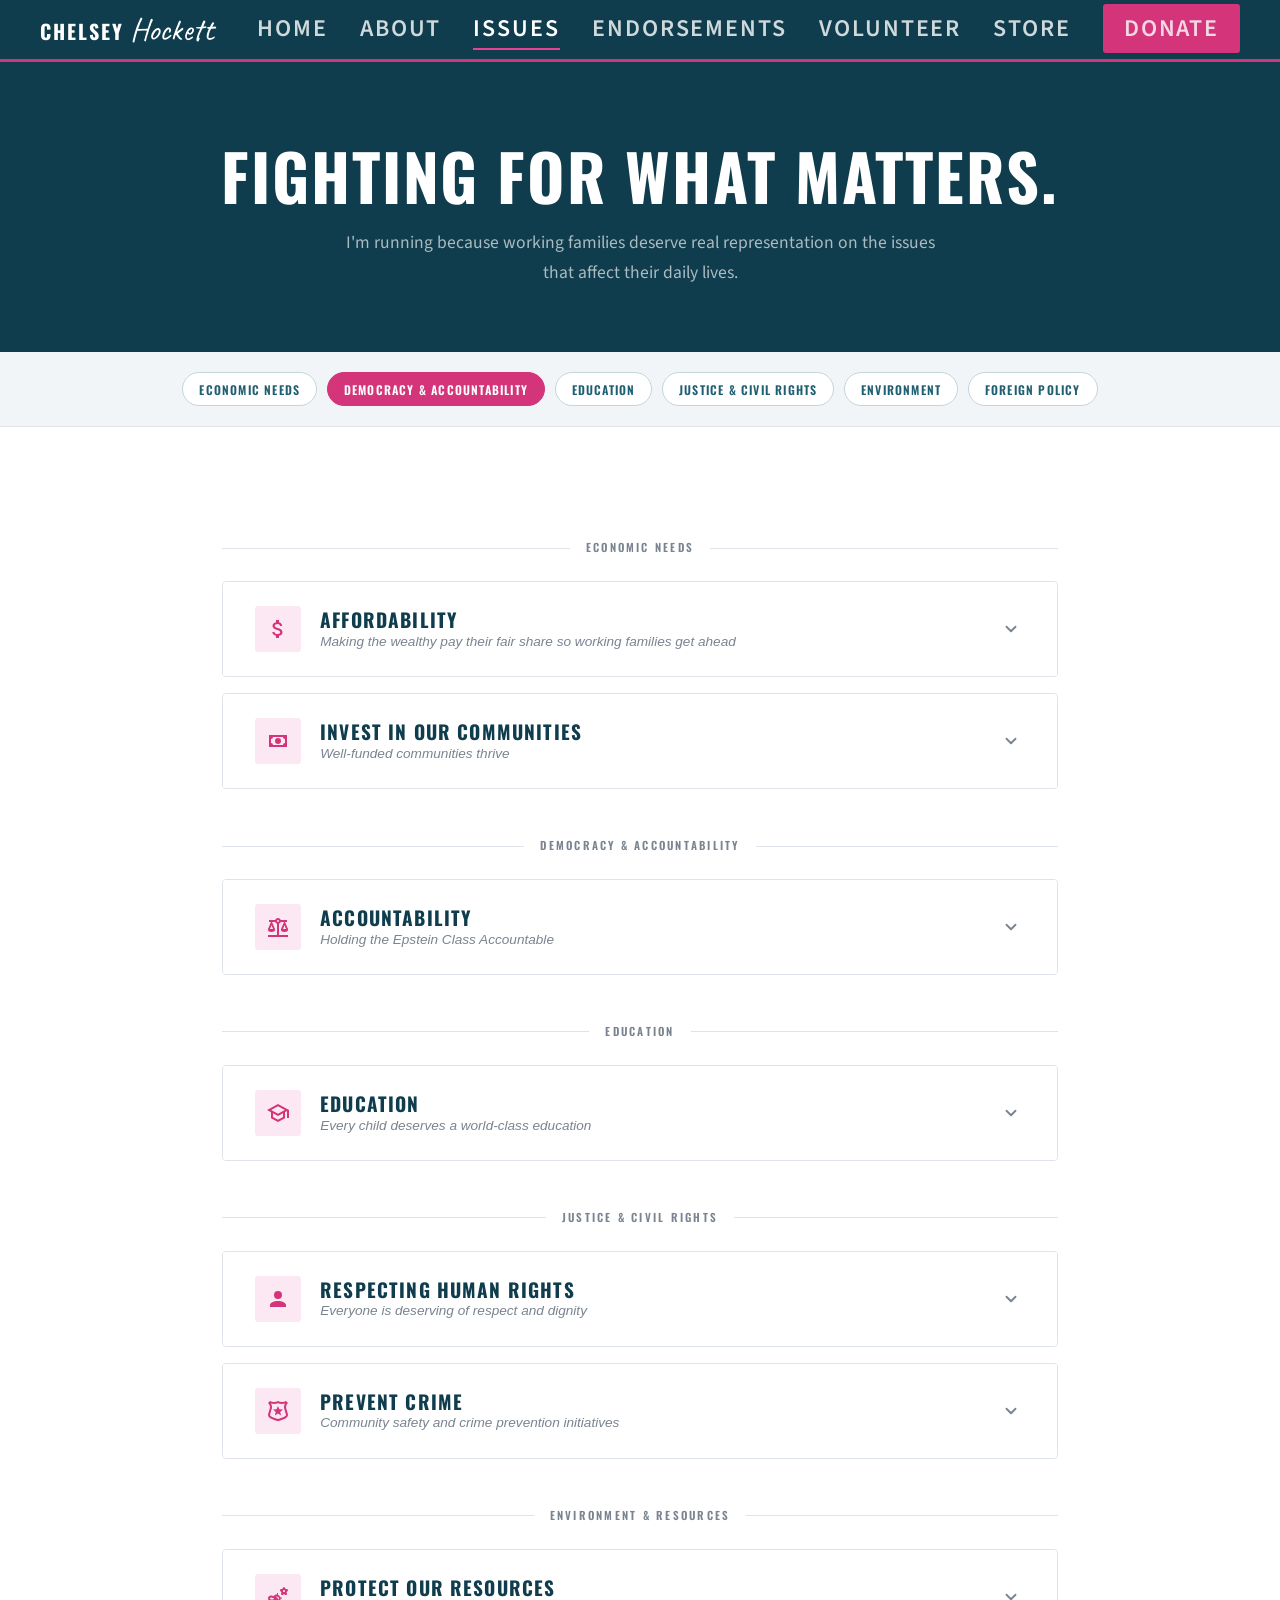
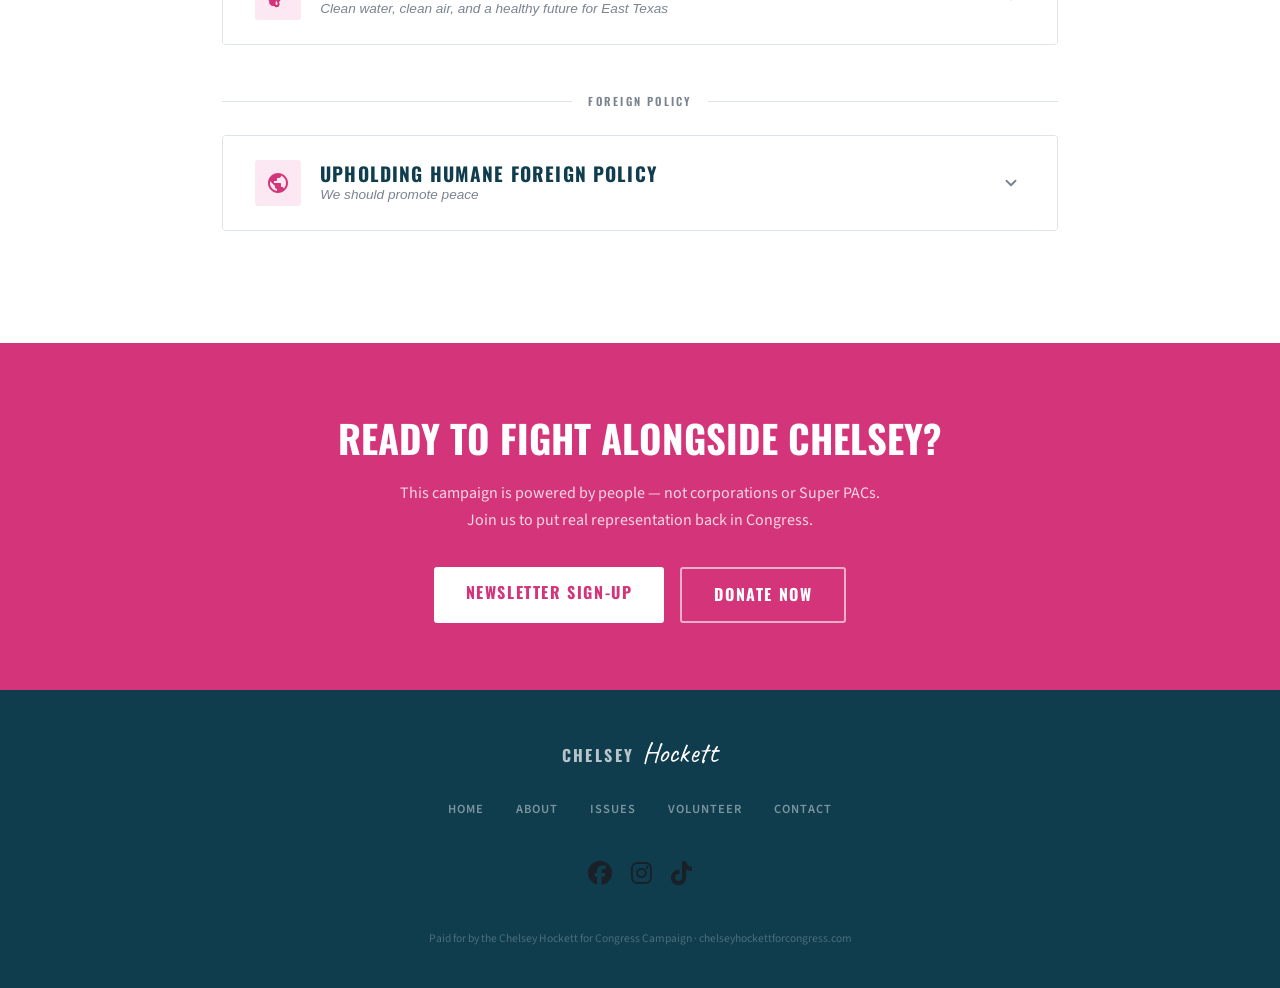
<file: issues.html>
<!doctype html>
<html lang="en">

<head>
  <!-- Google tag (gtag.js) -->
  <script async src="https://www.googletagmanager.com/gtag/js?id=G-4K5XQN76HF"></script>
  <script>
    window.dataLayer = window.dataLayer || [];
    function gtag() { dataLayer.push(arguments); }
    gtag('js', new Date());

    gtag('config', 'G-4K5XQN76HF');
  </script>
  <meta charset="UTF-8" />
  <meta name="viewport" content="width=device-width, initial-scale=1.0" />
  <title>Issues - Chelsey Hockett for Congress</title>
  <link rel="icon" href="images/logo.svg" type="image/svg+xml" />
  <link
    href="https://fonts.googleapis.com/css2?family=Oswald:wght@400;600;700&family=Satisfy&family=Source+Sans+3:wght@400;600&display=swap"
    rel="stylesheet" />
  <link
    href="https://fonts.googleapis.com/css2?family=Caveat:wght@400..700&family=Oswald:wght@400;600;700&family=Satisfy&family=Source+Sans+3:wght@400;600&display=swap"
    rel="stylesheet" />
  <link rel="stylesheet" href="https://cdnjs.cloudflare.com/ajax/libs/font-awesome/6.5.0/css/all.min.css" />
  <link rel="stylesheet" href="css/style.css" />
</head>

<body>
  <!-- NAV -->
  <nav>
    <div class="nav-logo">
      <span class="nav-logo-bold">Chelsey</span>
      <span class="nav-logo-script">Hockett</span>
    </div>
    <button class="nav-toggle" aria-label="Toggle navigation" onclick="
          this.classList.toggle('open');
          document.querySelector('.nav-links').classList.toggle('open');
        ">
      <span></span><span></span><span></span>
    </button>
    <ul class="nav-links">
      <li><a href="index.html">Home</a></li>
      <li><a href="about.html">About</a></li>
      <li><a href="issues.html" class="active">Issues</a></li>
      <li><a href="index.html#endorsements">Endorsements</a></li>
      <!--<li><a href="blog.html">Blog</a></li>-->
      <li><a href="volunteer.html">Volunteer</a></li>
      <li><a href="store.html">Store</a></li>
      <li><a href="https://secure.actblue.com/donate/chelseyhockettforcongress" class="nav-donate">Donate</a></li>
    </ul>
  </nav>

  <!-- HERO -->
  <section class="page-hero">
    <h1>Fighting for What Matters.</h1>
    <p class="page-hero-sub">
      I'm running because working families deserve real representation on
      the issues that affect their daily lives.
    </p>
  </section>

  <!-- ISSUE NAV PILLS -->
  <div class="issue-nav">
    <a href="#affordability" class="issue-pill">Economic Needs</a>
    <a href="#democracy-accountability" class="issue-pill active">Democracy & Accountability</a>
    <a href="#education" class="issue-pill">Education</a>
    <a href="#justice" class="issue-pill">Justice & Civil Rights</a>
    <a href="#environment" class="issue-pill">Environment</a>
    <a href="#foreign-policy" class="issue-pill">Foreign Policy</a>
  </div>

  <!-- ISSUES ACCORDION -->
  <div class="issues-content">
    <!-- ECONOMIC NEEDS -->
    <div class="section-divider" id="affordability">
      <div class="section-divider-line"></div>
      <span class="section-divider-label">Economic Needs</span>
      <div class="section-divider-line"></div>
    </div>

    <!-- Affordability -->
    <div class="issue-section">
      <button class="issue-header" onclick="toggleIssue(this)">
        <div class="issue-icon-box">
          <svg viewBox="0 0 24 24">
            <path
              d="M11.8 10.9c-2.27-.59-3-1.2-3-2.15 0-1.09 1.01-1.85 2.7-1.85 1.78 0 2.44.85 2.5 2.1h2.21c-.07-1.72-1.12-3.3-3.21-3.81V3h-3v2.16c-1.94.42-3.5 1.68-3.5 3.61 0 2.31 1.91 3.46 4.7 4.13 2.5.6 3 1.48 3 2.41 0 .69-.49 1.79-2.7 1.79-2.06 0-2.87-.92-2.98-2.1h-2.2c.12 2.19 1.76 3.42 3.68 3.83V21h3v-2.15c1.95-.37 3.5-1.5 3.5-3.55 0-2.84-2.43-3.81-4.7-4.4z" />
          </svg>
        </div>
        <div class="issue-header-text">
          <h2>Affordability</h2>
          <p>
            Making the wealthy pay their fair share so working families get ahead
          </p>
        </div>
        <div class="issue-chevron">
          <svg viewBox="0 0 24 24">
            <polyline points="6 9 12 15 18 9"></polyline>
          </svg>
        </div>
      </button>
      <div class="issue-body">
        <p>
          It is ridiculous that in the richest country in the world, people go
          into debt every day just by trying to make ends meet. No one should
          have to decide between seeing a doctor and affording groceries.
        </p>
        <p>Chelsey will fight to:</p>
        <ul class="issue-points">
          <li>
            <span><b>End Trump's Tariffs.</b>The US Federal Reserve Bank
              confirmed that Trump's tariffs on foreign goods produces a
              "dollar-for-dollar" increase on the cost of what you buy.</span>
          </li>
          <li>
            <span><b>Enact Medicare for All.</b> A comprehensive universal
              healthcare system would eliminate health insurance premiums and
              deductibles by ending corporate welfare in the healthcare
              industry. This reform would relieve small business owners of
              healthcare costs while saving Americans an estimated $2-5
              trillion over the next decade.</span>
          </li>
          <li>
            <span><b>Enact Universal Childcare</b> so parents can afford to raise
              their kids and participate in the workforce.</span>
          </li>
          <li>
            <span><b>Tie the Minimum to Wage Cost of Living</b>, starting with a
              <b>$25 Minimum Wage</b>. One adult living alone needs at least
              $21/hr, and one adult and one child needs at least $35/hr. The
              current federal minimum wage of $7.25 is unlivable and unjust.
              We deserve better.</span>
          </li>
          <li>
            <span>Tie Social Security Benefits to Cost of Living, starting with a
              <b>$200 Increase in Benefits.</b> We can fully fund and expand Social Security benefits by simply removing
              the cap on the Social Security Tax so the ultra-wealthy pay their fair share.</span>
          </li>
          <li>
            <span>Pass the <b>PRO Act</b> to ensure workers have a right to organize,
              unionize, and negotiate higher wages without retaliation.</span>
          </li>
          <li>
            <span><b>Build more affordable housing</b> units and crack down on
              corporate landlords sitting on empty homes. We are in a housing
              crisis! These properties should be made available to the
              communities that need them most!</span>
          </li>
        </ul>
      </div>
    </div>

    <!-- Invest in Our Communities -->
    <div class="issue-section" id="communities">
      <button class="issue-header" onclick="toggleIssue(this)">
        <div class="issue-icon-box">
          <svg xmlns="http://www.w3.org/2000/svg" viewBox="0 0 24 24">
            <title>cash</title>
            <path
              d="M3,6H21V18H3V6M12,9A3,3 0 0,1 15,12A3,3 0 0,1 12,15A3,3 0 0,1 9,12A3,3 0 0,1 12,9M7,8A2,2 0 0,1 5,10V14A2,2 0 0,1 7,16H17A2,2 0 0,1 19,14V10A2,2 0 0,1 17,8H7Z" />
          </svg>
        </div>
        <div class="issue-header-text">
          <h2>Invest in Our Communities</h2>
          <p>Well-funded communities thrive</p>
        </div>
        <div class="issue-chevron">
          <svg viewBox="0 0 24 24">
            <polyline points="6 9 12 15 18 9"></polyline>
          </svg>
        </div>
      </button>
      <div class="issue-body">
        <ul class="issue-points">
          <li>
            <span><b>Fully fund public services.</b> Libraries, recreation
              centers, and national parks make our communities more
              attractive. People are more likely to move to and invest in an
              area that has these amenities.</span>
          </li>
          <li>
            <span><b>Build more public transit.</b> Our society has become overly
              dependent on cars. Not only does this create unnecessary traffic
              congestion, but it also causes pollution, social isolation due
              to separated communities, and a lack of walkable areas for
              people to relax in. Public transit is also fantastic for
              businesses! Workers, customers, and tourists all heavily benefit
              from having more options. It is estimated for every $1 invested
              in public transit, we get $5 back.</span>
          </li>
        </ul>
      </div>
    </div>

    <!-- DEMOCRACY & ACCOUNTABILITY -->
    <div class="section-divider" id="democracy-accountability">
      <div class="section-divider-line"></div>
      <span class="section-divider-label">Democracy & Accountability</span>
      <div class="section-divider-line"></div>
    </div>

    <!-- Accountability -->
    <div class="issue-section">
      <button class="issue-header" onclick="toggleIssue(this)">
        <div class="issue-icon-box">
          <svg xmlns="http://www.w3.org/2000/svg" viewBox="0 0 24 24">
            <title>scale-balance</title>
            <path
              d="M12,3C10.73,3 9.6,3.8 9.18,5H3V7H4.95L2,14C1.53,16 3,17 5.5,17C8,17 9.56,16 9,14L6.05,7H9.17C9.5,7.85 10.15,8.5 11,8.83V20H2V22H22V20H13V8.82C13.85,8.5 14.5,7.85 14.82,7H17.95L15,14C14.53,16 16,17 18.5,17C21,17 22.56,16 22,14L19.05,7H21V5H14.83C14.4,3.8 13.27,3 12,3M12,5A1,1 0 0,1 13,6A1,1 0 0,1 12,7A1,1 0 0,1 11,6A1,1 0 0,1 12,5M5.5,10.25L7,14H4L5.5,10.25M18.5,10.25L20,14H17L18.5,10.25Z" />
          </svg>
        </div>
        <div class="issue-header-text">
          <h2>Accountability</h2>
          <p>Holding the Epstein Class Accountable</p>
        </div>
        <div class="issue-chevron">
          <svg viewBox="0 0 24 24">
            <polyline points="6 9 12 15 18 9"></polyline>
          </svg>
        </div>
      </button>
      <div class="issue-body">
        <ul class="issue-points">
          <li>
            <span><b>Release the Epstein Files.</b> Prosecute the Perpetrators.
              The survivors of those horrible atrocities deserve to see their
              abusers brought to justice. Child abusers should be in jail, not
              running our businesses and our government.</span>
          </li>
          <li>
            <span><b>Enact the John Lewis Voting Rights Advancement Act</b> to
              ban partisan gerrymandering so we can ensure safe, fair, free,
              and easily accessible elections.</span>
          </li>
          <li>
            <span>Make corporations and billionaires pay their fair share by closing tax loopholes and instituting a
              progressive income tax and a wealth tax. The working class should not be paying a higher percentage of
              taxes than Elon Musk and other ultra-wealthy people.</span>
          </li>
          <li>
            <span><b>Ban insider trading.</b> Politics should be about making the
              world a better place, not personal gain.</span>
          </li>
          <li>
            <span><b>Get corporate and billionaire money out of politics.</b> Our
              politicians exist to serve WE THE PEOPLE, not the Epstein
              class.</span>
          </li>
        </ul>
      </div>
    </div>

    <!-- EDUCATION -->
    <div class="section-divider" id="education">
      <div class="section-divider-line"></div>
      <span class="section-divider-label">Education</span>
      <div class="section-divider-line"></div>
    </div>

    <!-- EDUCATION -->
    <div class="issue-section">
      <button class="issue-header" onclick="toggleIssue(this)">
        <div class="issue-icon-box">
          <svg xmlns="http://www.w3.org/2000/svg" viewBox="0 0 24 24">
            <title>school-outline</title>
            <path
              d="M12 3L1 9L5 11.18V17.18L12 21L19 17.18V11.18L21 10.09V17H23V9L12 3M18.82 9L12 12.72L5.18 9L12 5.28L18.82 9M17 16L12 18.72L7 16V12.27L12 15L17 12.27V16Z" />
          </svg>
        </div>
        <div class="issue-header-text">
          <h2>Education</h2>
          <p>Every child deserves a world-class education</p>
        </div>
        <div class="issue-chevron">
          <svg viewBox="0 0 24 24">
            <polyline points="6 9 12 15 18 9"></polyline>
          </svg>
        </div>
      </button>
      <div class="issue-body">
        <p>
          As a mom with kids in public school, I am a proud supporter of high quality public education. Yet I have
          witnessed firsthand the consequences of our government's corrupt decision to defund our schools, whether
          through withholding money at the federal level or pushing voucher scams at the state level that drain money
          from our public schools and funnel it into private ones. We deserve better. I will fight for full federal
          investment in every public school in our congressional district.
        </p>
        <ul class="issue-points">
          <li>
            <span><b>Fully fund public services.</b> Libraries, recreation
              centers, and national parks make our communities more
              attractive. People are more likely to move to and invest in an
              area that has these amenities.</span>
          </li>
          <li>
            <span><b>Increasing Funding For Our Public Schools</b> and end the
              divisive culture wars that seek to ruin our educational system.
              Our schools are closing at an alarming rate due to government
              mismanagement and hostility towards the common citizens. Our
              children deserve quality public education. Billionaires,
              corporations, and greedy corrupt politicians have no right to
              take that away.</span>
          </li>
          <li>
            <span><b>Increase Teacher Pay</b> and honor our public servants. We
              should be making laws and standards that help our kids learn and
              allow our teachers to guide them, not setting up red tape and
              nonsensical policies that waste everyone's time and money.</span>
          </li>
        </ul>
      </div>
    </div>

    <!-- JUSTICE & CIVIL RIGHTS -->
    <div class="section-divider" id="justice">
      <div class="section-divider-line"></div>
      <span class="section-divider-label">Justice & Civil Rights</span>
      <div class="section-divider-line"></div>
    </div>

    <!-- RESPECTING HUMAN RIGHTS -->
    <div class="issue-section" id="human-rights">
      <button class="issue-header" onclick="toggleIssue(this)">
        <div class="issue-icon-box">
          <svg xmlns="http://www.w3.org/2000/svg" viewBox="0 0 24 24">
            <title>account</title>
            <path
              d="M12,4A4,4 0 0,1 16,8A4,4 0 0,1 12,12A4,4 0 0,1 8,8A4,4 0 0,1 12,4M12,14C16.42,14 20,15.79 20,18V20H4V18C4,15.79 7.58,14 12,14Z" />
          </svg>
        </div>
        <div class="issue-header-text">
          <h2>Respecting Human Rights</h2>
          <p>Everyone is deserving of respect and dignity</p>
        </div>
        <div class="issue-chevron">
          <svg viewBox="0 0 24 24">
            <polyline points="6 9 12 15 18 9"></polyline>
          </svg>
        </div>
      </button>
      <div class="issue-body">
        <ul class="issue-points">
          <li>
            <span><b>Abolish and Prosecute ICE</b> and replace it with humane,
              accountable immigration services. ICE endangers communities
              through murder, unlawful arrests and deportations, unauthorized
              entry, refusing to carry ID, assaulting protesters, and
              intimidating community members. They must be held accountable
              for these crimes. Providing fair and efficient pathways to
              citizenship would do far more to secure our borders than masked
              armed men roaming the streets ever has done.</span>
          </li>
          <li>
            <span><b>Codify Roe V. Wade</b> and return control of women's health
              decisions to each woman, her doctor, and her conscience. The
              government should not have the power to dictate each citizen's
              personal medical decisions.</span>
          </li>
          <li>
            <span>Ensure the rights of <b>ALL</b> Americans citizens are
              protected and respected by passing the <b>Equality Act</b> designed to
              prevent discrimination based on sex, sexual orientation, and
              gender identity. It amends the 1964 Civil Rights Act to
              explicitly include these protections in employment, housing,
              public accommodations, educations, and federal funding.</span>
          </li>
          <li>
            <span>Provide more funding to <b>Prosecute Hate Crimes</b>. Hatred
              against religions, like the rising prejudice against Islam and
              Judaism, has been tearing apart our communities. How can we
              guarantee our
              <b>Constitutional right to freedom of religion</b> when our
              neighbors cannot safely practice their own beliefs? Whether we
              are immigrants, racial minorities, LGBTQIA+, or a part of any
              marginalized group,
              <b>We Are All Worthy of Respect and Dignity.</b></span>
          </li>
        </ul>
      </div>
    </div>

    <!-- Prevent Crime -->
    <div class="issue-section" id="crime">
      <button class="issue-header" onclick="toggleIssue(this)">
        <div class="issue-icon-box">
          <svg xmlns="http://www.w3.org/2000/svg" viewBox="0 0 24 24">
            <title>police-badge-outline</title>
            <path
              d="M12 4.21C13.24 4.72 14.65 5 16 5C17.05 5 18.1 4.84 19.08 4.54C18.5 5.5 18 6.71 18 8C18 9.32 18.54 10.93 19.1 12.63C19.5 13.83 20 15.33 20 16C20 17.03 16.47 19 12 19.96C7.54 19 4 17.03 4 16C4 15.33 4.5 13.83 4.9 12.63C5.46 10.93 6 9.32 6 8C6 6.71 5.5 5.5 4.92 4.54C5.9 4.84 6.96 5 8 5C9.35 5 10.76 4.72 12 4.21M20 2C18.85 2.64 17.4 3 16 3C14.6 3 13.14 2.63 12 2C10.86 2.63 9.4 3 8 3C6.6 3 5.15 2.64 4 2L2 4C2 4 4 6 4 8S2 14 2 16C2 20 12 22 12 22S22 20 22 16C22 14 20 10 20 8S22 4 22 4L20 2M15.05 16.45L11.97 14.59L8.9 16.45L9.72 12.95L7 10.61L10.58 10.3L11.97 7L13.37 10.29L16.95 10.6L14.23 12.94L15.05 16.45" />
          </svg>
        </div>
        <div class="issue-header-text">
          <h2>Prevent Crime</h2>
          <p>Community safety and crime prevention initiatives</p>
        </div>
        <div class="issue-chevron">
          <svg viewBox="0 0 24 24">
            <polyline points="6 9 12 15 18 9"></polyline>
          </svg>
        </div>
      </button>
      <div class="issue-body">
        <ul class="issue-points">
          <li>
            <span><b>Ensure access to quality mental health services.</b> People
              who struggle with mental illness should be able to get the help
              they need. If we do not treat them, we make the world a more
              dangerous place.</span>
          </li>
          <li>
            <span><b>Provide more funding to social workers and find nonviolent
                solutions to crime.</b>
              Too often our police are sent in to solve situations that they
              are not certified to deal with. Most of them are not trained
              mental health professionals. Social workers are chronically
              underpaid, short-staffed, and work in under-funded agencies.
              Supporting them helps relieve the burden on police, deescalates
              mental health crises, and helps prevent future incidents or
              crimes by providing safety to those in need.</span>
          </li>
          <li>
            <span><b>Use public services to make our communities safer.</b>
              Research consistently shows that investing in public services
              like libraries, parks, and recreation centers is a proven
              strategy for reducing crime and improving community safety.
              Studies have linked the presence of these spaces to significant
              reductions in violent crime, burglaries, and assaults, while
              also fostering stronger social cohesion among residents. Rather
              than relying solely on enforcement, communities benefit most
              when residents have safe, accessible places to gather, learn,
              and engage.</span>
          </li>
        </ul>
      </div>
    </div>

    <!-- ENVIRONMENT -->
    <div class="section-divider" id="environment">
      <div class="section-divider-line"></div>
      <span class="section-divider-label">Environment & Resources</span>
      <div class="section-divider-line"></div>
    </div>

    <!-- Protect Our Resources -->
    <div class="issue-section" id="resources">
      <button class="issue-header" onclick="toggleIssue(this)">
        <div class="issue-icon-box">
          <svg xmlns="http://www.w3.org/2000/svg" viewBox="0 0 24 24">
            <title>bee-flower</title>
            <path
              d="M11.6 13V12.9L11.3 12.6H11.2L9.6 12C10 11.7 10.4 11.5 10.9 11.5C11.4 11.5 11.9 11.7 12.3 12.1C12.7 12.5 12.9 12.9 12.9 13.4C12.9 13.9 12.8 14.3 12.4 14.7L11.6 13M9.7 19.3C9.4 18.3 9.6 17.1 10.4 15.5L11.6 18.6C11.8 19.2 11.6 19.6 11 19.9C10.4 20.2 10 20 9.7 19.3M4.1 13.1C4.3 12.5 4.7 12.3 5.3 12.5L8.5 13.7C6.9 14.5 5.7 14.7 4.7 14.4C4.1 14.1 3.9 13.7 4.1 13.1M12 8.1H11V9.5H10.6C9.5 9.5 8.6 9.9 7.8 10.7L7.4 11.3L6 10.5C5.7 10.4 5.4 10.4 5 10.4C4.4 10.4 3.8 10.6 3.3 11S2.4 11.8 2.2 12.4C2 13.1 2 13.7 2.2 14.4C2.5 15.1 2.8 15.6 3.3 15.9C2.9 17.4 3.2 18.7 4.3 19.8C5.1 20.6 6 21 7.1 21C7.6 21 7.9 21 8.2 20.9C8.8 21.7 9.6 22.2 10.6 22.2C10.9 22.2 11.3 22.2 11.6 22.1C12.2 21.9 12.6 21.5 13 21C13.4 20.4 13.6 19.9 13.6 19.3C13.6 18.9 13.6 18.6 13.5 18.3L12.9 16.9L13.5 16.5C14.3 15.7 14.7 14.6 14.6 13.4H16V12.4H14.4C14 11.2 13.2 10.4 12 10V8.1M17.3 6.8C17.1 6.6 17 6.3 17 6.1C17 5.8 17.1 5.6 17.3 5.4C17.5 5.2 17.7 5.1 18 5.1S18.5 5.2 18.7 5.4C18.9 5.5 19 5.8 19 6.1C19 6.4 18.9 6.6 18.7 6.8C18.5 7 18.3 7 18 7S17.5 7 17.3 6.8M20.7 4.1H19.6L19.3 3.2C19.1 2.5 18.7 2.2 18 2.2C17.3 2.2 16.8 2.5 16.7 3.2L16.4 4.1H15.3C14.7 4.1 14.3 4.4 14 5C13.8 5.6 14 6.1 14.6 6.5L15.5 7L15.1 8.2C14.9 8.6 15 9 15.2 9.4C15.5 9.8 15.8 10 16.3 10C16.7 10 17 9.9 17.2 9.7L18 9.1L18.8 9.8C19 9.9 19.3 10 19.7 10C20.2 10 20.5 9.8 20.8 9.4C21 9 21.1 8.6 20.9 8.2L20.5 7L21.3 6.5C21.9 6.1 22.1 5.6 21.9 5C21.7 4.3 21.3 4.1 20.7 4.1Z" />
          </svg>
        </div>
        <div class="issue-header-text">
          <h2>Protect Our Resources</h2>
          <p>Clean water, clean air, and a healthy future for East Texas</p>
        </div>
        <div class="issue-chevron">
          <svg viewBox="0 0 24 24">
            <polyline points="6 9 12 15 18 9"></polyline>
          </svg>
        </div>
      </button>
      <div class="issue-body">
        <p>
          East Texas families depend on clean water, clean air, and healthy
          land.
        </p>
        <ul class="issue-points">
          <li>
            <span>Enact a <b>AI Data Center Moratorium</b> because tech companies are taking away water
              from our communities and causing horrific pollution.</span>
          </li>
          <li>
            <span>Enact a <b>Green New Deal</b> to expand renewable energy
              initiatives and bring in more jobs. Solar and wind energy are
              significantly cheaper than fossil fuels. Wind power costs
              ~$30/MWh, compared to natural gas ($65), coal ($46–$100), and
              nuclear ($80).</span>
          </li>
        </ul>
      </div>
    </div>

    <!-- FOREIGN POLICY -->
    <div class="section-divider" id="foreign-policy">
      <div class="section-divider-line"></div>
      <span class="section-divider-label">Foreign Policy</span>
      <div class="section-divider-line"></div>
    </div>

    <!-- Foreign Policy -->
    <div class="issue-section">
      <button class="issue-header" onclick="toggleIssue(this)">
        <div class="issue-icon-box">
          <svg viewBox="0 0 24 24">
            <path
              d="M12 2C6.48 2 2 6.48 2 12s4.48 10 10 10 10-4.48 10-10S17.52 2 12 2zm-1 17.93c-3.95-.49-7-3.85-7-7.93 0-.62.08-1.21.21-1.79L9 15v1c0 1.1.9 2 2 2v1.93zm6.9-2.54c-.26-.81-1-1.39-1.9-1.39h-1v-3c0-.55-.45-1-1-1H8v-2h2c.55 0 1-.45 1-1V7h2c1.1 0 2-.9 2-2v-.41c2.93 1.19 5 4.06 5 7.41 0 2.08-.8 3.97-2.1 5.39z" />
          </svg>
        </div>
        <div class="issue-header-text">
          <h2>Upholding Humane Foreign Policy</h2>
          <p>We should promote peace</p>
        </div>
        <div class="issue-chevron">
          <svg viewBox="0 0 24 24">
            <polyline points="6 9 12 15 18 9"></polyline>
          </svg>
        </div>
      </button>
      <div class="issue-body">
        <ul class="issue-points">
          <li>
            <span><b>End the Genocide in Gaza</b> by passing the
              <b>Block the Bombs Act</b> and other legislation that will
              terminate all US funding for the apartheid state of Israel while
              at the same time forcing through desperately needed aid to the
              people of Palestine. I will work with any and all allies in
              Congress, like Representative Tlaib, to enforce international
              law and hold those responsible for the genocide
              accountable.</span>
          </li>
          <li>
            <span>I will support the internationally recognized
              <b>right of return</b> for Palestinians so they may reclaim
              their lands from which they have been ethnically cleansed.
              Palestinians, like all people, have a right to peace, freedom,
              and self-determination.</span>
          </li>
          <li>
            <span><b>End the forever wars. No more war in Iran. No more war in
                Lebanon. End the war and genocide in Sudan. No to war in
                Venezuela. No to war in Cuba. No to war in Mexico.</b>
              Our citizens are sick of the
              <b>trillions of taxpayer dollars</b> wasted on these senseless
              conflicts. We are all heartbroken by the pointless waste of
              human lives, too often those of innocent women and children. We
              should be building schools, not bombing them. We should be
              funding our own country's healthcare and housing, not propping
              up petty dictatorial regimes.</span>
          </li>
        </ul>
      </div>
    </div>
  </div>

  <!-- CTA -->
  <section class="issues-cta">
    <h2>Ready to Fight Alongside Chelsey?</h2>
    <p>
      This campaign is powered by people — not corporations or Super PACs. Join us
      to put real representation back in Congress.
    </p>
    <div class="cta-buttons">
      <a href="https://lp.constantcontactpages.com/sl/wQyLsHx" class="btn-white">Newsletter Sign-up</a>
      <a href="https://secure.actblue.com/donate/chelseyhockettforcongress" class="btn-outline-pink">Donate Now</a>
    </div>
  </section>

  <!-- FOOTER -->
  <footer>
    <div class="footer-logo">
      <span class="footer-logo-bold">Chelsey</span>
      <span class="footer-logo-script">Hockett</span>
    </div>
    <ul class="footer-links">
      <li><a href="index.html">Home</a></li>
      <li><a href="about.html">About</a></li>
      <li><a href="issues.html">Issues</a></li>
      <li><a href="volunteer.html">Volunteer</a></li>
      <li>
        <a href="mailto:campaign@chelseyhockettforcongress.com">Contact</a>
      </li>
    </ul>
    <div class="footer-social">
      <a href="https://www.facebook.com/ChelseyHockettforCongress/" target="_blank" rel="noopener noreferrer" aria-label="Facebook">
        <i class="fa-brands fa-facebook"></i>
      </a>
      <a href="https://www.instagram.com/chelseyhockettforcongress/" target="_blank" rel="noopener noreferrer" aria-label="Instagram">
        <i class="fa-brands fa-instagram"></i>
      </a>
      <a href="https://www.tiktok.com/@hockettforcongress" target="_blank" rel="noopener noreferrer" aria-label="TikTok">
        <i class="fa-brands fa-tiktok"></i>
      </a>
    </div>
    <p class="footer-legal">
      Paid for by the Chelsey Hockett for Congress Campaign ·
      chelseyhockettforcongress.com
    </p>
  </footer>

  <script src="js/main.js"></script>
</body>

</html>
</file>
<file: css/style.css>
:root {
  --teal: #3a8fa3;
  --teal-dark: #1e5f72;
  --teal-deeper: #0f3d4d;
  --teal-light: #d6eef4;
  --pink: #d4357a;
  --pink-bright: #e84393;
  --pink-light: #fce8f2;
  --white: #ffffff;
  --cream: #fdf9fb;
  --charcoal: #1a2028;
  --gray-mid: #7a8490;
  --gray-light: #f2f5f7;
}

* {
  margin: 0;
  padding: 0;
  box-sizing: border-box;
}

body {
  font-family: 'Source Sans 3', sans-serif;
  background: var(--white);
  color: var(--charcoal);
  line-height: 1.6;
}

/* NAV */
nav {
  background: var(--teal-deeper);
  display: flex;
  align-items: center;
  justify-content: space-between;
  padding: 0 2.5rem;
  height: 62px;
  position: sticky;
  top: 0;
  z-index: 100;
  border-bottom: 3px solid var(--pink);
}

.nav-logo { display: flex; align-items: baseline; gap: 0.4rem; }
.nav-logo-bold { font-family: 'Oswald', sans-serif; font-size: 1.25rem; font-weight: 700; color: var(--white); letter-spacing: 0.1em; text-transform: uppercase; }
.nav-logo-script { font-family: 'Caveat', cursive; font-size: 2rem; color: var(--white); }
.nav-links { display: flex; gap: 2rem; list-style: none; align-items: center; }
.nav-links a { color: rgba(255,255,255,0.8); text-decoration: none; font-size: 1.5rem; font-weight: 600; letter-spacing: 0.08em; text-transform: uppercase; transition: color 0.2s; }
.nav-links a:hover { color: var(--white); }
.nav-links a.active { color: var(--white); border-bottom: 2px solid var(--pink-bright); padding-bottom: 2px; }
.nav-donate { background: var(--pink) ; color: var(--white) ; padding: 0.45rem 1.3rem; border-radius: 3px; font-weight: 700 ; border-bottom: none ; }
.nav-donate:hover { background: var(--pink-bright) ; }

/* FOOTER */
footer {
  background: var(--teal-deeper);
  border-top: 3px solid var(--pink);
  padding: 2.5rem 4rem;
  display: flex;
  flex-direction: column;
  align-items: center;
  gap: 1.2rem;
}

.footer-logo { display: flex; align-items: baseline; gap: 0.5rem; }
.footer-logo-bold { font-family: 'Oswald', sans-serif; font-size: 1rem; font-weight: 700; color: rgba(255,255,255,0.7); letter-spacing: 0.15em; text-transform: uppercase; }
.footer-logo-script { font-family: 'Caveat', cursive; font-size: 1.8rem; color: var(--white); }
.footer-links { display: flex; gap: 2rem; list-style: none; }
.footer-links a { color: rgba(255,255,255,0.45); text-decoration: none; font-size: 0.78rem; font-weight: 600; letter-spacing: 0.08em; text-transform: uppercase; }
.footer-links a:hover { color: var(--white); }
.footer-legal { font-size: 0.72rem; color: rgba(255,255,255,0.25); text-align: center; }
.footer-social {
  display: flex;
  gap: 1.2rem;
  justify-content: center;
  margin: 1rem 0;
}

.footer-social a {
  font-size: 1.5rem;
  color: inherit;
  text-decoration: none;
  transition: opacity 0.2s;
}

.footer-social a:hover {
  opacity: 0.7;
}

/* CONTACT FORM */
.contact-section {
  background: var(--gray-light);
  padding: 5rem 2rem;
}

.contact-inner {
  max-width: 600px;
  margin: 0 auto;
  text-align: center;
}

.contact-form {
  background: var(--white);
  border: 1px solid #dde3e8;
  border-top: 4px solid var(--teal);
  border-radius: 4px;
  padding: 2.5rem;
  text-align: left;
}

.contact-form .form-field {
  margin-bottom: 1.25rem;
}

.contact-form .form-field label {
  font-size: 0.8rem;
  font-weight: 600;
  letter-spacing: 0.08em;
  text-transform: uppercase;
  color: var(--gray-mid);
  margin-bottom: 0.4rem;
  display: block;
}

.contact-form .form-field input,
.contact-form .form-field textarea {
  width: 100%;
  padding: 0.75rem 0.9rem;
  border: 1px solid #dde3e8;
  border-radius: 3px;
  font-family: 'Source Sans 3', sans-serif;
  font-size: 1rem;
  color: var(--charcoal);
  transition: border-color 0.2s;
  outline: none;
}

.contact-form .form-field input:focus,
.contact-form .form-field textarea:focus {
  border-color: var(--teal);
}

.contact-form .form-field textarea {
  resize: vertical;
  min-height: 120px;
}

.contact-form .btn-pink {
  width: 100%;
  margin-top: 0.5rem;
}

/* BUTTONS */
.btn-pink {
  background: var(--pink);
  color: var(--white);
  padding: 0.85rem 2rem;
  font-family: 'Oswald', sans-serif;
  font-size: 1rem;
  font-weight: 600;
  letter-spacing: 0.1em;
  text-transform: uppercase;
  border: none;
  border-radius: 3px;
  cursor: pointer;
  text-decoration: none;
  display: inline-block;
  transition: background 0.2s, transform 0.1s;
}

.btn-pink:hover { background: var(--pink-bright); transform: translateY(-1px); }

.btn-outline-white {
  background: transparent;
  color: var(--charcoal);
  padding: 0.85rem 2rem;
  font-family: 'Oswald', sans-serif;
  font-size: 1rem;
  font-weight: 600;
  letter-spacing: 0.1em;
  text-transform: uppercase;
  border: 2px solid rgba(255,255,255,0.45);
  border-radius: 3px;
  cursor: pointer;
  text-decoration: none;
  display: inline-block;
  transition: border-color 0.2s, background 0.2s;
}

.btn-outline-white:hover { border-color: var(--white); background: rgba(255,255,255,0.1); }

.btn-white {
  background: var(--white);
  color: var(--pink);
  padding: 0.85rem 2rem;
  font-family: 'Oswald', sans-serif;
  font-size: 1rem;
  font-weight: 700;
  letter-spacing: 0.1em;
  text-transform: uppercase;
  border: none;
  border-radius: 3px;
  cursor: pointer;
  text-decoration: none;
  display: inline-block;
  transition: opacity 0.2s;
}

.btn-white:hover { opacity: 0.9; }

.btn-outline-pink {
  background: transparent;
  color: var(--white);
  padding: 0.85rem 2rem;
  font-family: 'Oswald', sans-serif;
  font-size: 1rem;
  font-weight: 700;
  letter-spacing: 0.1em;
  text-transform: uppercase;
  border: 2px solid rgba(255,255,255,0.6);
  border-radius: 3px;
  cursor: pointer;
  text-decoration: none;
  display: inline-block;
  transition: border-color 0.2s;
}

.btn-outline-pink:hover { border-color: var(--white); }

/* SECTIONS & COMPONENTS */
.section-label {
  font-family: 'Oswald', sans-serif;
  font-size: 2rem;
  font-weight: 600;
  letter-spacing: 0.1em;
  text-transform: uppercase;
  color: var(--pink);
  margin-bottom: 0.8rem;
}

.section-title {
  font-family: 'Oswald', sans-serif;
  font-size: clamp(3rem, 4.5vw, 3.8rem);
  font-weight: 700;
  text-transform: uppercase;
  color: var(--teal-deeper);
  line-height: 1.05;
  margin-bottom: 1.5rem;
  letter-spacing: 0.02em;
}

.section-title .accent { color: var(--pink); }

.section-title .script-accent {
  font-family: 'Caveat', cursive;
  font-size: 1.15em;
  text-transform: none;
  font-weight: 400;
  letter-spacing: 0;
  color: var(--pink);
}

/* HOMEPAGE STYLES */

/* HERO */
.hero {
  background: var(--teal-dark);
  min-height: 90vh;
  display: grid;
  grid-template-columns: 1fr 1fr;
  overflow: hidden;
  position: relative;
}

.hero::after {
  content: '';
  position: absolute;
  top: 0;
  right: 0;
  width: 52%;
  height: 100%;
  background: var(--pink);
  clip-path: polygon(18% 0%, 100% 0%, 100% 100%, 0% 100%);
  z-index: 0;
}

.hero-text {
  display: flex;
  flex-direction: column;
  justify-content: center;
  padding: 5rem 3rem 5rem 4rem;
  position: relative;
  z-index: 2;
}

.hero-eyebrow {
  font-family: 'Oswald', sans-serif;
  font-size: 0.75rem;
  font-weight: 600;
  letter-spacing: 0.25em;
  text-transform: uppercase;
  color: rgba(255,255,255,0.7);
  margin-bottom: 1rem;
}

.hero-name-block { margin-bottom: 1.5rem; }

.hero-first {
  font-family: 'Oswald', sans-serif;
  font-size: 2rem;
  font-weight: 400;
  letter-spacing: 0.25em;
  text-transform: uppercase;
  color: rgba(255,255,255,0.85);
  display: block;
  line-height: 1;
  margin-bottom: 0.1rem;
}

.hero-last {
  font-family: 'Caveat', cursive;
  font-size: clamp(5rem, 8vw, 7rem);
  color: var(--white);
  display: block;
  line-height: 1;
}

.hero-divider {
  display: flex;
  align-items: center;
  gap: 0.8rem;
  margin-bottom: 1.5rem;
}

.hero-divider-line {
  flex: 1;
  height: 1px;
  background: rgba(255,255,255,0.3);
}

.texas-star {
  color: var(--pink-bright);
  font-size: 1.1rem;
}

.hero-tagline {
  font-family: 'Oswald', sans-serif;
  font-size: clamp(1.6rem, 3vw, 2.2rem);
  font-weight: 700;
  color: var(--white);
  text-transform: uppercase;
  letter-spacing: 0.03em;
  line-height: 1.15;
  margin-bottom: 0.8rem;
}

.hero-sub-race {
  font-family: 'Oswald', sans-serif;
  font-size: 0.8rem;
  font-weight: 600;
  letter-spacing: 0.2em;
  text-transform: uppercase;
  color: rgba(255,255,255,0.6);
  margin-bottom: 2.5rem;
}

.hero-ctas {
  display: flex;
  gap: 1rem;
  flex-wrap: wrap;
}

.hero-right {
  position: relative;
  z-index: 2;
  display: flex;
  flex-direction: column;
  justify-content: center;
  padding: 5rem 3.5rem 5rem 10rem;
}

.hero-right h2 {
  font-family: 'Oswald', sans-serif;
  font-size: clamp(1.6rem, 2.5vw, 2.2rem);
  font-weight: 700;
  text-transform: uppercase;
  color: var(--white);
  letter-spacing: 0.04em;
  margin-bottom: 1.5rem;
  line-height: 1.15;
}

.photo-section {
  position: relative;
  overflow: hidden;
}

.photo-bg {
  position: absolute;
  inset: 0;
  background-image: url('images/protest.jpg');
  background-size: cover;
  background-position: center;
  filter: blur(8px) brightness(0.6);
  transform: scale(1.1); 
  opacity: 0.5;
}

.photo-main {
  position: relative; 
  display: block;
  margin: 0 auto;
  width: 60%;
  border: 4px solid var(--pink-bright);
}

.checklist {
  list-style: none;
  display: flex;
  flex-direction: column;
  gap: 0.75rem;
}

.checklist li {
  display: flex;
  align-items: flex-start;
}

.check-content {
  display: flex;
  flex-direction: column;
  gap: 0.2rem;
}

.check-title {
  font-family: 'Oswald', sans-serif;
  font-size: 1.05rem;
  font-weight: 600;
  color: var(--white);
  letter-spacing: 0.03em;
  text-transform: uppercase;
  line-height: 1.2;
}

.check-sub {
  font-family: 'Source Sans 3', sans-serif;
  font-size: 1.05rem;
  font-weight: 400;
  color: rgba(255, 255, 255, 0.65);
  text-transform: none;
  letter-spacing: 0;
  line-height: 1.5;
}

.check-icon {
  width: 22px;
  height: 22px;
  background: var(--teal-dark);
  border-radius: 50%;
  flex-shrink: 0;
  display: flex;
  align-items: center;
  justify-content: center;
  margin-top: 1px;
}

.check-icon svg {
  width: 13px;
  height: 13px;
  fill: var(--white);
}

.intro-strip {
  background: var(--teal-deeper);
  padding: 1.1rem 4rem;
  display: flex;
  align-items: center;
  justify-content: center;
  gap: 1rem;
  border-top: 3px solid var(--teal);
}

.intro-strip p {
  font-family: 'Oswald', sans-serif;
  font-size: 1rem;
  font-weight: 600;
  letter-spacing: 0.08em;
  word-spacing: 0.2em;
  text-transform: uppercase;
  color: rgba(255,255,255,0.85);
  text-align: center;
}

.intro-strip span { color: var(--pink-bright); }

.about {
  display: grid;
  grid-template-columns: 1fr 1fr;
  min-height: 480px;
}

.about-image-col {
  background: var(--teal-light);
  position: relative;
  overflow: hidden;
  min-height: 420px;
}

.about-image-inner {
  width: 100%;
  height: 100%;
  min-height: 420px;
  background: linear-gradient(160deg, #3a8fa3 0%, #1e5f72 100%);
  display: flex;
  align-items: center;
  justify-content: center;
}

.about-text {
  padding: 5rem 4rem 5rem 3.5rem;
  background: var(--cream);
  display: flex;
  flex-direction: column;
  justify-content: center;
}

.about-text p {
  font-size: 1.05rem;
  color: #3a4149;
  line-height: 1.75;
  margin-bottom: 1rem;
}

.about-text p:last-of-type { margin-bottom: 1.8rem; }

.issues {
  padding: 6rem 4rem;
  background: var(--teal-deeper);
  position: relative;
  overflow: hidden;
}

.issues-header {
  text-align: center;
  margin-bottom: 3.5rem;
  position: relative;
  z-index: 2;
}

.issues-header .section-label { color: var(--pink-bright); }

.issues-header .section-title { color: var(--white); font-size: clamp(2rem, 3.5vw, 2.8rem); }

.issues-grid {
  display: grid;
  grid-template-columns: repeat(3, 1fr);
  gap: 1.25rem;
  max-width: 1100px;
  margin: 0 auto;
  position: relative;
  z-index: 2;
}

.issue-card {
  background: rgba(255,255,255,0.06);
  border: 1px solid rgba(255,255,255,0.1);
  border-top: 3px solid var(--pink);
  border-radius: 3px;
  padding: 2rem 1.75rem;
  transition: background 0.2s;
}

.issue-card:hover { background: rgba(255,255,255,0.1); }

.issue-card h3 {
  font-family: 'Oswald', sans-serif;
  font-size: 1.15rem;
  font-weight: 700;
  text-transform: uppercase;
  letter-spacing: 0.05em;
  color: var(--white);
  margin-bottom: 0.7rem;
}

.issue-card p {
  font-size: 0.9rem;
  color: rgba(255,255,255,0.65);
  line-height: 1.65;
}

.issue-tag {
  display: inline-block;
  margin-top: 1.1rem;
  font-family: 'Oswald', sans-serif;
  font-size: 0.7rem;
  font-weight: 600;
  letter-spacing: 0.15em;
  text-transform: uppercase;
  color: var(--pink-bright);
  border-bottom: 1px solid var(--pink);
  padding-bottom: 1px;
}

/* EVENTS */
.events {
  background: var(--pink-light);
  padding: 5rem 4rem;
  position: relative;
  overflow: hidden;
}

.events-header {
  text-align: center;
  margin-bottom: 3rem;
  position: relative;
  z-index: 2;
}

.events-header .section-label { color: var(--teal); }
.events-header .section-title { color: var(--charcoal); }

.events-grid {
  display: grid;
  grid-template-columns: repeat(3, 1fr);
  gap: 1.25rem;
  max-width: 1100px;
  margin: 0 auto;
  position: relative;
  z-index: 2;
}

.event-card {
  background: rgba(255,255,255,0.06);
  border: 1px solid rgba(255,255,255,0.1);
  border-top: 3px solid var(--pink);
  border-radius: 3px;
  padding: 1.75rem;
  display: flex;
  flex-direction: column;
  gap: 0.75rem;
  transition: background 0.2s;
}

.event-card:hover { background: rgba(255,255,255,0.1); }

.event-date-row { display: flex; align-items: center; gap: 0.75rem; }

.event-date-box {
  background: var(--pink);
  border-radius: 3px;
  padding: 0.3rem 0.65rem;
  text-align: center;
  flex-shrink: 0;
}

.event-date-box .month {
  font-family: 'Oswald', sans-serif;
  font-size: 0.62rem;
  font-weight: 700;
  letter-spacing: 0.15em;
  text-transform: uppercase;
  color: (var(--charcoal));
  line-height: 1;
}

.event-date-box .day {
  font-family: 'Oswald', sans-serif;
  font-size: 1.4rem;
  font-weight: 700;
  color: var(--charcoal);
  line-height: 1;
}

.event-type-badge {
  font-family: 'Oswald', sans-serif;
  font-size: 0.62rem;
  font-weight: 700;
  letter-spacing: 0.15em;
  text-transform: uppercase;
  color: var(--teal);
  background: rgba(232,67,147,0.15);
  border: 1px solid rgba(232,67,147,0.3);
  padding: 0.25rem 0.65rem;
  border-radius: 2px;
}

.event-card h3 {
  font-family: 'Oswald', sans-serif;
  font-size: 1.1rem;
  font-weight: 700;
  text-transform: uppercase;
  letter-spacing: 0.05em;
  color: var(--charcoal);
  line-height: 1.2;
  margin: 0;
}

.event-meta { display: flex; flex-direction: column; gap: 0.25rem; }

.event-meta span {
  font-size: 0.83rem;
  color: var(--charcoal);  line-height: 1.4;
}

.event-meta span strong { color: var(--charcoal); font-weight: 600; }

.event-link {
  display: inline-block;
  margin-top: 0.25rem;
  font-family: 'Oswald', sans-serif;
  font-size: 0.7rem;
  font-weight: 600;
  letter-spacing: 0.15em;
  text-transform: uppercase;
  color: var(--charcoal);
  text-decoration: none;
  border-bottom: 1px solid var(--pink);
  padding-bottom: 1px;
  width: fit-content;
}

/* SOCIAL GRID */
.socials {
  background: var(--pink-light);
  padding: 5rem 4rem;
  position: relative;
  overflow: hidden;
}

#curator-feed-default-feed-layout .crt-grid,
#curator-feed-default-feed-layout .crt-masonry-grid {
  display: grid ;
  grid-template-columns: repeat(4, 1fr) ;
  gap: 1.25rem ;
  max-width: 1400px;
  margin: 0 auto;
}

#curator-feed-default-feed-layout .crt-item {
  background: #fff ;
  border: 1px solid rgba(0,0,0,0.08) ;
  border-top: 3px solid var(--pink) ;
  border-radius: 3px ;
  overflow: hidden;
  transition: background 0.2s;
}

#curator-feed-default-feed-layout .crt-item:hover {
  background: rgba(232,67,147,0.04) ;
}

#curator-feed-default-feed-layout .crt-source-icon-container {
  color: var(--charcoal) ;
}

#curator-feed-default-feed-layout .crt-username,
#curator-feed-default-feed-layout .crt-source-link {
  font-family: 'Oswald', sans-serif ;
  font-size: 0.85rem ;
  font-weight: 700 ;
  text-transform: uppercase ;
  letter-spacing: 0.05em ;
  color: var(--charcoal) ;
}

#curator-feed-default-feed-layout .crt-text,
#curator-feed-default-feed-layout .crt-caption {
  font-size: 0.83rem ;
  color: var(--charcoal) ;
  line-height: 1.4 ;
  padding: 0.75rem 1.75rem ;
}

#curator-feed-default-feed-layout .crt-tag-link,
#curator-feed-default-feed-layout .crt-hashtag {
  font-family: 'Oswald', sans-serif ;
  font-size: 0.62rem ;
  font-weight: 700 ;
  letter-spacing: 0.1em ;
  text-transform: uppercase ;
  color: var(--teal) ;
}

#curator-feed-default-feed-layout .crt-date,
#curator-feed-default-feed-layout .crt-post-date {
  font-family: 'Oswald', sans-serif ;
  font-size: 0.7rem ;
  font-weight: 600 ;
  letter-spacing: 0.1em ;
  text-transform: uppercase ;
  color: var(--charcoal) ;

  width: fit-content;
}

.crt-logo.crt-tag {
  font-family: 'Oswald', sans-serif ;
  font-size: 0.7rem ;
  color: var(--charcoal) ;
  opacity: 0.6;
}

/* Mobile */
@media (max-width: 768px) {
  .events { padding: 4rem 1.5rem; }
  .events-grid { grid-template-columns: 1fr; }
}

/* QUOTE */
.quote-section {
  background: var(--teal);
  padding: 5rem 4rem;
  text-align: center;
  position: relative;
  overflow: hidden;
}

.quote-section::before {
  position: absolute;
  top: -3rem;
  left: 1rem;
  font-family: 'Caveat', cursive;
  font-size: 18rem;
  color: rgba(255,255,255,0.1);
  line-height: 1;
  pointer-events: none;
}

.quote-text {
  font-family: 'Caveat', cursive;
  font-size: clamp(1.3rem, 2.5vw, 1.8rem);
  color: var(--white);
  max-width: 820px;
  margin: 0 auto 1.5rem;
  line-height: 1.6;
  position: relative;
  z-index: 2;
}

.quote-attr {
  font-family: 'Oswald', sans-serif;
  font-size: 0.8rem;
  font-weight: 600;
  letter-spacing: 0.15em;
  text-transform: uppercase;
  color: rgba(255,255,255,0.7);
  position: relative;
  z-index: 2;
}

.quote-section cite {
  font-family: 'Oswald', sans-serif;
  font-size: 0.78rem;
  font-weight: 600;
  letter-spacing: 0.15em;
  text-transform: uppercase;
  color: rgba(255,255,255,0.6);
  font-style: normal;
  position: relative;
  z-index: 2;
}

/* JOIN */
.join-wrap {
  background: var(--pink-light);
  padding: 5rem 3rem;
}

.join-inner {
  max-width: 1000px;
  margin: 0 auto;
  display: grid;
  grid-template-columns: 1fr 1fr;
  gap: 2rem;
  align-items: center;
}

.join-form {
  display: flex;
  flex-direction: column;
  align-items: center;
  justify-content: center;
  text-align: center;
}

.join-form h3 {
  font-family: 'Oswald', sans-serif;
  font-size: 1.4rem;
  font-weight: 700;
  text-transform: uppercase;
  color: var(--teal-deeper);
  margin-bottom: 1.5rem;
  letter-spacing: 0.04em;
}

.form-row {
  display: grid;
  grid-template-columns: 1fr 1fr;
  gap: 0.75rem;
  margin-bottom: 0.75rem;
}

.form-field {
  display: flex;
  flex-direction: column;
  gap: 0.3rem;
  margin-bottom: 0.75rem;
}

.form-field label {
  font-size: 0.75rem;
  font-weight: 600;
  letter-spacing: 0.08em;
  text-transform: uppercase;
  color: var(--gray-mid);
}

.form-field input {
  padding: 0.65rem 0.85rem;
  border: 1px solid #dde3e8;
  border-radius: 3px;
  font-family: 'Source Sans 3', sans-serif;
  font-size: 0.95rem;
  color: var(--charcoal);
  transition: border-color 0.2s;
  outline: none;
}

.form-field input:focus { border-color: var(--teal); }

.btn-form {
  width: 100%;
  background: var(--pink);
  color: var(--white);
  padding: 0.9rem;
  font-family: 'Oswald', sans-serif;
  font-size: 1rem;
  font-weight: 600;
  letter-spacing: 0.1em;
  text-transform: uppercase;
  border: none;
  border-radius: 3px;
  cursor: pointer;
  margin-top: 0.5rem;
  transition: background 0.2s;
}

.btn-form:hover { background: var(--pink-bright); }

/* DONATE */
.donate-strip {
  background: var(--teal-dark);
  padding: 5rem 4rem;
  text-align: center;
  position: relative;
  overflow: hidden;
}

.donate-strip .section-label { color: rgba(255,255,255,0.6); }

.donate-strip h2 {
  font-family: 'Oswald', sans-serif;
  font-size: clamp(3rem, 4vw, 3rem);
  font-weight: 700;
  text-transform: uppercase;
  color: var(--white);
  margin: 0.5rem 0 1rem;
  position: relative;
  z-index: 2;
}

.donate-strip p {
  color: rgba(255,255,255,0.6);
  font-size: 1.25rem;
  max-width: 540px;
  margin: 0 auto 2.5rem;
  line-height: 1.7;
  position: relative;
  z-index: 2;
}

.donate-amounts {
  display: flex;
  gap: 1rem;
  justify-content: center;
  flex-wrap: wrap;
  position: relative;
  z-index: 2;
}

.donate-btn {
  background: transparent;
  border: 2px solid rgba(255,255,255,0.35);
  color: rgba(255,255,255,0.85);
  padding: 1rem 2rem;
  font-family: 'Oswald', sans-serif;
  font-size: 1.2rem;
  font-weight: 700;
  letter-spacing: 0.05em;
  border-radius: 3px;
  cursor: pointer;
  transition: all 0.2s;
  min-width: 100px;
  text-decoration: none;
  display: inline-block;
}

.donate-btn:hover, .donate-btn.featured {
  background: var(--pink);
  border-color: var(--pink);
  color: var(--white);
}

/* ABOUT PAGE STYLES */

.about-hero {
  display: grid;
  grid-template-columns: 1fr 1fr;
  min-height: 88vh;
  position: relative;
  overflow: hidden;
}

.about-hero-photo {
  background: linear-gradient(160deg, #3a8fa3 0%, #0f3d4d 100%);
  position: relative;
  display: flex;
  align-items: flex-end;
  justify-content: center;
  overflow: hidden;
  min-height: 480px;
}

.photo-placeholder {
  width: 100%;
  height: 100%;
  min-height: 480px;
  display: flex;
  flex-direction: column;
  align-items: center;
  justify-content: center;
  gap: 0.5rem;
}

.photo-placeholder-label {
  font-family: 'Oswald', sans-serif;
  font-size: 0.7rem;
  letter-spacing: 0.2em;
  text-transform: uppercase;
  color: rgba(255,255,255,0.25);
}

.about-hero-photo::after {
  content: '';
  position: absolute;
  bottom: 0; right: -1px;
  width: 80px;
  height: 100%;
  background: var(--cream);
  clip-path: polygon(100% 0%, 100% 100%, 0% 100%);
  z-index: 2;
}

.about-hero-text {
  background: var(--cream);
  display: flex;
  flex-direction: column;
  justify-content: center;
  padding: 5rem 4rem 5rem 3.5rem;
  position: relative;
  z-index: 2;
}

.hero-name-display { margin-bottom: 1.2rem; }

.hero-name-display .first {
  font-family: 'Oswald', sans-serif;
  font-size: 1rem;
  font-weight: 700;
  letter-spacing: 0.3em;
  text-transform: uppercase;
  color: var(--teal-dark);
  display: block;
  margin-bottom: 0.1rem;
}

.hero-name-display .last {
  font-family: 'Caveat', cursive;
  font-size: clamp(3.5rem, 6vw, 5rem);
  color: var(--teal-deeper);
  display: block;
  line-height: 1;
}

.hero-descriptor {
  display: flex;
  flex-wrap: wrap;
  gap: 0.5rem;
  margin-bottom: 1.8rem;
}

.descriptor-tag {
  font-family: 'Oswald', sans-serif;
  font-size: 0.72rem;
  font-weight: 700;
  letter-spacing: 0.15em;
  text-transform: uppercase;
  color: var(--pink);
  background: var(--pink-light);
  padding: 0.3rem 0.8rem;
  border-radius: 2px;
  border: 1px solid rgba(212,53,122,0.2);
}

.hero-intro {
  font-size: 1.1rem;
  color: #3a4149;
  line-height: 1.8;
  margin-bottom: 2rem;
  border-left: 3px solid var(--teal);
  padding-left: 1.2rem;
}

.identity-strip {
  background: var(--teal-deeper);
  padding: 3rem 4rem;
  display: grid;
  grid-template-columns: repeat(4, 1fr);
  gap: 0;
  border-bottom: 4px solid var(--pink);
}

.identity-item {
  text-align: center;
  padding: 1.5rem 1rem;
  border-right: 1px solid rgba(255,255,255,0.08);
  display: flex;
  flex-direction: column;
  align-items: center;
  gap: 0.6rem;
}

.identity-item:last-child { border-right: none; }

.identity-icon {
  width: 48px;
  height: 48px;
  background: rgba(212,53,122,0.2);
  border-radius: 50%;
  display: flex;
  align-items: center;
  justify-content: center;
}

.identity-icon svg {
  width: 24px;
  height: 24px;
  fill: var(--pink-bright);
}

.identity-item h3 {
  font-family: 'Oswald', sans-serif;
  font-size: 1rem;
  font-weight: 700;
  text-transform: uppercase;
  letter-spacing: 0.08em;
  color: var(--white);
}

.identity-item p {
  font-size: 0.82rem;
  color: rgba(255,255,255,0.5);
  line-height: 1.4;
}

.story-section {
  display: grid;
  grid-template-columns: 1fr 1fr;
  min-height: 400px;
}

.story-section.reverse { direction: rtl; }
.story-section.reverse > * { direction: ltr; }

.story-photo {
  min-height: 380px;
  display: flex;
  align-items: center;
  justify-content: center;
  position: relative;
  overflow: hidden;
}

.story-photo.teal-bg { background: linear-gradient(135deg, #3a8fa3, #1e5f72); }
.story-photo.pink-bg { background: linear-gradient(135deg, #d4357a, #9b1f58); }
.story-photo.deep-bg { background: linear-gradient(135deg, #1e5f72, #0f3d4d); }

.story-photo-label {
  font-family: 'Oswald', sans-serif;
  font-size: 0.7rem;
  letter-spacing: 0.2em;
  text-transform: uppercase;
  color: rgba(255,255,255,0.25);
}

.story-text {
  padding: 4rem 3.5rem;
  display: flex;
  flex-direction: column;
  justify-content: center;
  background: var(--white);
}

.story-text.cream { background: var(--cream); }

.story-number {
  font-family: 'Caveat', cursive;
  font-size: 5rem;
  color: var(--teal-light);
  line-height: 1;
  margin-bottom: -1rem;
  display: block;
}

.story-text h2 {
  font-family: 'Oswald', sans-serif;
  font-size: clamp(1.6rem, 2.5vw, 2.1rem);
  font-weight: 700;
  text-transform: uppercase;
  letter-spacing: 0.04em;
  color: var(--teal-deeper);
  line-height: 1.1;
  margin-bottom: 1.2rem;
}

.story-text h2 .accent { color: var(--pink); }

.story-text p {
  font-size: 1rem;
  color: #3a4149;
  line-height: 1.8;
  margin-bottom: 1rem;
}

.story-text p:last-of-type { margin-bottom: 0; }

#tax-free-info-card {
  margin: 1.5rem;
  padding: 2.5rem;
  background: var(--cream); 
  border-radius: 20px;
  box-shadow: 0 6px 20px rgba(0, 0, 0, 0.12);
  justify-content: center; 
  border: 2px solid var(--pink);
}

#tax-free-info-card p {
  font-family: 'Oswald', sans-serif;
  font-size: 1.2rem;
  font-weight: 200;
  letter-spacing: 0.02em;
  color: var(--teal-deeper);
  line-height: 1.1;
  margin-bottom: 1rem;
}

.full-quote {
  background: var(--pink);
  padding: 5rem 4rem;
  text-align: center;
  position: relative;
  overflow: hidden;
}

.full-quote::before {
  position: absolute;
  top: -3rem; left: 1rem;
  font-family: 'Caveat', cursive;
  font-size: 18rem;
  color: rgba(255,255,255,0.1);
  line-height: 1;
  pointer-events: none;
}

.full-quote blockquote {
  font-family: 'Caveat', cursive;
  font-size: clamp(1.4rem, 2.5vw, 2rem);
  color: var(--white);
  max-width: 800px;
  margin: 0 auto 1.2rem;
  line-height: 1.55;
  position: relative;
  z-index: 2;
}

.full-quote cite {
  font-family: 'Oswald', sans-serif;
  font-size: 0.8rem;
  font-weight: 600;
  letter-spacing: 0.18em;
  text-transform: uppercase;
  color: rgba(255,255,255,0.65);
  font-style: normal;
  position: relative;
  z-index: 2;
  display: block;
}

.endorsements {
  background: var(--gray-light);
  padding: 4.8rem 3.8rem;
  text-align: center;
}

.endorsements .section-label { text-align: center; }

.endorsements h2 {
  font-family: 'Oswald', sans-serif;
  font-size: clamp(1.8rem, 2.5vw, 2.6rem);
  font-weight: 700;
  text-transform: uppercase;
  color: var(--teal-deeper);
  margin-bottom: 3rem;
  letter-spacing: 0.02em;
}

.endorse-grid {
  display: flex;
  flex-wrap: wrap;
  gap: 0.75rem;
  justify-content: center;
  max-width: 1000px;
  margin: 0 auto;
}

.endorse-badge {
  font-family: 'Oswald', sans-serif;
  font-size: 0.78rem;
  font-weight: 700;
  letter-spacing: 0.1em;
  text-transform: uppercase;
  color: var(--teal-dark);
  background: var(--white);
  border: 1px solid #c5d5dc;
  padding: 0.55rem 1.2rem;
  border-radius: 2px;
  display: inline-block;
}

.involvement {
  display: grid;
  grid-template-columns: 1fr 1fr;
  gap: 0;
}

.involvement-text {
  padding: 5rem 3.5rem 5rem 4rem;
  background: var(--teal-deeper);
  display: flex;
  flex-direction: column;
  justify-content: center;
}

.involvement-text .section-label { color: var(--pink-bright); }

.involvement-text h2 {
  font-family: 'Oswald', sans-serif;
  font-size: clamp(1.8rem, 2.5vw, 2.4rem);
  font-weight: 700;
  text-transform: uppercase;
  color: var(--white);
  letter-spacing: 0.04em;
  line-height: 1.1;
  margin-bottom: 1.5rem;
}

.involvement-text h2 .script {
  font-family: 'Caveat', cursive;
  text-transform: none;
  font-weight: 400;
  color: var(--pink-bright);
  font-size: 1.2em;
  letter-spacing: 0;
  display: block;
  line-height: 1;
}

.involvement-text p {
  font-size: 1rem;
  color: rgba(255,255,255,0.65);
  line-height: 1.8;
  margin-bottom: 1rem;
}

.involvement-list {
  list-style: none;
  margin: 0.5rem 0 2rem;
  display: flex;
  flex-direction: column;
  gap: 0.6rem;
}

.involvement-list li {
  display: flex;
  align-items: flex-start;
  gap: 0.75rem;
  font-size: 1rem;
  color: rgba(255,255,255,0.75);
  line-height: 1.5;
}

.involvement-list li::before {
  content: '★';
  color: var(--pink-bright);
  font-size: 0.7rem;
  flex-shrink: 0;
  margin-top: 0.3rem;
}

.involvement-photo {
  background: linear-gradient(135deg, #d4357a, #1e5f72);
  min-height: 400px;
  display: flex;
  align-items: center;
  justify-content: center;
  position: relative;
}

.about-cta {
  background: var(--pink);
  padding: 5rem 4rem;
  text-align: center;
}

.about-cta h2 {
  font-family: 'Oswald', sans-serif;
  font-size: clamp(1.8rem, 3vw, 2.6rem);
  font-weight: 700;
  text-transform: uppercase;
  color: var(--white);
  margin-bottom: 0.75rem;
}

.about-cta p {
  color: rgba(255,255,255,0.7);
  font-size: 1rem;
  max-width: 550px;
  margin: 0 auto 2rem;
  line-height: 1.7;
}

.about-cta .cta-buttons {
  display: flex;
  gap: 1rem;
  justify-content: center;
  flex-wrap: wrap;
}

/* ISSUES PAGE STYLES */

.page-hero {
  background: var(--teal-deeper);
  padding: 5rem 4rem 4rem;
  position: relative;
  overflow: hidden;
  text-align: center;
}

.page-hero::after {
  position: absolute;
  bottom: -2px;
  left: 0; right: 0;
  height: 5px;
  background: var(--pink);
}

.page-hero::before {
  position: absolute;
  top: -100px; right: -100px;
  width: 500px; height: 500px;
  border-radius: 50%;
  background: rgba(212,53,122,0.1);
  pointer-events: none;
}

.page-hero-label {
  font-family: 'Oswald', sans-serif;
  font-size: 0.75rem;
  font-weight: 600;
  letter-spacing: 0.25em;
  text-transform: uppercase;
  color: var(--pink-bright);
  margin-bottom: 1rem;
  position: relative;
  z-index: 2;
}

.page-hero h1 {
  font-family: 'Oswald', sans-serif;
  font-size: clamp(2.5rem, 5vw, 4rem);
  font-weight: 700;
  text-transform: uppercase;
  color: var(--white);
  letter-spacing: 0.03em;
  line-height: 1.05;
  position: relative;
  z-index: 2;
  margin-bottom: 0.5rem;
}

.page-hero h1 span {
  font-family: 'Caveat', cursive;
  font-weight: 400;
  text-transform: none;
  color: var(--pink-bright);
  font-size: 1.1em;
  letter-spacing: 0;
}

.page-hero-sub {
  font-size: 1.1rem;
  color: rgba(255,255,255,0.65);
  max-width: 600px;
  margin: 1.2rem auto 0;
  line-height: 1.7;
  position: relative;
  z-index: 2;
}

.issue-nav {
  background: var(--gray-light);
  padding: 1.25rem 2rem;
  display: flex;
  gap: 0.6rem;
  flex-wrap: wrap;
  justify-content: center;
  border-bottom: 1px solid #dde3e8;
  position: sticky;
  top: 62px;
  z-index: 90;
}

.issue-pill {
  font-family: 'Oswald', sans-serif;
  font-size: 0.75rem;
  font-weight: 600;
  letter-spacing: 0.1em;
  text-transform: uppercase;
  color: var(--teal-dark);
  background: var(--white);
  border: 1px solid #c5d5dc;
  padding: 0.4rem 1rem;
  border-radius: 20px;
  cursor: pointer;
  text-decoration: none;
  transition: all 0.2s;
  white-space: nowrap;
}

.issue-pill:hover, .issue-pill.active {
  background: var(--pink);
  border-color: var(--pink);
  color: var(--white);
}

.issues-content {
  max-width: 900px;
  margin: 0 auto;
  padding: 4rem 2rem 6rem;
}

.issue-section {
  margin-bottom: 1rem;
  border-radius: 4px;
  overflow: hidden;
  border: 1px solid #dde3e8;
}

.issue-header {
  width: 100%;
  background: var(--white);
  border: none;
  padding: 1.5rem 2rem;
  display: flex;
  align-items: center;
  gap: 1.2rem;
  cursor: pointer;
  text-align: left;
  transition: background 0.2s;
  position: relative;
}

.issue-header:hover { background: var(--gray-light); }

.issue-header.open {
  background: var(--teal-deeper);
  border-bottom: 3px solid var(--pink);
}

.issue-icon-box {
  width: 46px;
  height: 46px;
  border-radius: 3px;
  background: var(--pink-light);
  display: flex;
  align-items: center;
  justify-content: center;
  flex-shrink: 0;
  transition: background 0.2s;
}

.issue-header.open .issue-icon-box { background: rgba(232,67,147,0.25); }

.issue-icon-box svg {
  width: 24px;
  height: 24px;
  fill: var(--pink);
  transition: fill 0.2s;
}

.issue-header.open .issue-icon-box svg { fill: var(--pink-bright); }

.issue-header-text { flex: 1; }

.issue-header-text h2 {
  font-family: 'Oswald', sans-serif;
  font-size: 1.2rem;
  font-weight: 700;
  text-transform: uppercase;
  letter-spacing: 0.06em;
  color: var(--teal-deeper);
  transition: color 0.2s;
  line-height: 1.1;
}

.issue-header.open .issue-header-text h2 { color: var(--white); }

.issue-header-text p {
  font-size: 0.85rem;
  color: var(--gray-mid);
  margin-top: 0.2rem;
  font-style: italic;
  transition: color 0.2s;
}

.issue-header.open .issue-header-text p { color: rgba(255,255,255,0.55); }

.issue-chevron {
  width: 28px;
  height: 28px;
  flex-shrink: 0;
  display: flex;
  align-items: center;
  justify-content: center;
  transition: transform 0.3s;
}

.issue-chevron svg {
  width: 18px;
  height: 18px;
  fill: none;
  stroke: var(--gray-mid);
  stroke-width: 2.5;
  stroke-linecap: round;
  stroke-linejoin: round;
  transition: stroke 0.2s;
}

.issue-header.open .issue-chevron { transform: rotate(180deg); }
.issue-header.open .issue-chevron svg { stroke: rgba(255,255,255,0.7); }

.issue-body {
  display: none;
  padding: 2rem 2rem 2rem 4.4rem;
  background: var(--cream);
  border-top: none;
}

.issue-body.open { display: block; }

.issue-body p {
  font-size: 1rem;
  color: #3a4149;
  line-height: 1.8;
  margin-bottom: 1.25rem;
}

.issue-body p:last-of-type { margin-bottom: 0; }

.issue-points {
  list-style: none;
  margin: 1.25rem 0;
  display: flex;
  flex-direction: column;
  gap: 0.6rem;
}

.issue-points li {
  display: flex;
  align-items: flex-start;
  gap: 0.7rem;
  font-size: 0.95rem;
  color: #3a4149;
  line-height: 1.55;
}

.issue-points li::before {
  content: '';
  display: block;
  width: 8px;
  height: 8px;
  border-radius: 50%;
  background: var(--pink);
  flex-shrink: 0;
  margin-top: 0.45rem;
}

.issue-quote {
  border-left: 4px solid var(--pink);
  padding: 0.75rem 1.25rem;
  margin: 1.5rem 0;
  background: var(--pink-light);
  border-radius: 0 3px 3px 0;
}

.issue-quote p {
  font-family: 'Caveat', cursive;
  font-size: 1.05rem;
  color: var(--pink);
  margin: 0;
  line-height: 1.5;
}

.section-divider {
  display: flex;
  align-items: center;
  gap: 1rem;
  margin: 3rem 0 1.5rem;
  scroll-margin-top: 140px;
}

.section-divider-line { flex: 1; height: 1px; background: #dde3e8; }

.section-divider-label {
  font-family: 'Oswald', sans-serif;
  font-size: 0.7rem;
  font-weight: 600;
  letter-spacing: 0.2em;
  text-transform: uppercase;
  color: var(--gray-mid);
  white-space: nowrap;
}

.issues-cta {
  background: var(--pink);
  padding: 4rem;
  text-align: center;
}

.issues-cta h2 {
  font-family: 'Oswald', sans-serif;
  font-size: clamp(1.8rem, 3vw, 2.5rem);
  font-weight: 700;
  text-transform: uppercase;
  color: var(--white);
  margin-bottom: 0.75rem;
}

.issues-cta p {
  color: rgba(255,255,255,0.8);
  font-size: 1rem;
  max-width: 500px;
  margin: 0 auto 2rem;
  line-height: 1.7;
}

.cta-buttons { display: flex; gap: 1rem; justify-content: center; flex-wrap: wrap; }

/* VOLUNTEER PAGE STYLES */
.volunteer-page {
  background: var(--teal);
  padding: 5rem 4rem 4rem;
  position: relative;
  overflow: hidden;
  text-align: center;
}


.volunteer-page-label {
  font-family: 'Oswald', sans-serif;
  font-size: 0.75rem;
  font-weight: 600;
  letter-spacing: 0.25em;
  text-transform: uppercase;
  color: var(--pink-bright);
  margin-bottom: 1rem;
  position: relative;
  z-index: 2;
}

.volunteer-page h1 {
  font-family: 'Oswald', sans-serif;
  font-size: clamp(5rem, 8.5vw, 7rem);
  font-weight: 700;
  text-transform: uppercase;
  color: var(--white);
  letter-spacing: 0.03em;
  line-height: 1.05;
  position: relative;
  z-index: 2;
  margin-bottom: 0.5rem;
}

.volunteer-page h1 span {
  font-family: 'Caveat', cursive;
  font-weight: 400;
  text-transform: none;
  color: var(--pink-bright);
  font-size: 1.1em;
  letter-spacing: 0;
}

.volunteer-page-sub {
  font-size: 1.1rem;
  color: rgba(255,255,255,0.65);
  max-width: 600px;
  margin: 1.2rem auto 0;
  line-height: 1.7;
  position: relative;
  z-index: 2;
}

/* BLOG PAGE STYLES*/
 .upload-page {
    background: var(--cream);
    padding: 3.5rem 4rem 6rem;
  }
 
  .upload-inner {
    max-width: 720px;
    margin: 0 auto;
  }
 
  .upload-inner .section-label {
    margin-bottom: 0.5rem;
  }
 
  .upload-inner h1 {
    font-family: 'Oswald', sans-serif;
    font-weight: 700;
    font-size: clamp(2rem, 4vw, 2.6rem);
    text-transform: uppercase;
    color: var(--teal-deeper);
    letter-spacing: 0.02em;
    margin-bottom: 0.8rem;
  }
 
  .upload-sub {
    font-size: 1.05rem;
    color: #3a4149;
    line-height: 1.7;
    max-width: 55ch;
    margin-bottom: 1.5rem;
  }
 
  .upload-note {
    display: inline-flex;
    align-items: center;
    gap: 0.5rem;
    background: var(--white);
    border: 1px solid #dde3e8;
    border-left: 3px solid var(--teal);
    border-radius: 3px;
    padding: 0.55rem 1rem;
    font-size: 0.85rem;
    color: var(--gray-mid);
    margin-bottom: 2.5rem;
  }
 
  .upload-note i { color: var(--teal); }
 
  /* Composer / dropzone */
  .upload-composer {
    border: 2px dashed #c5d5dc;
    border-radius: 4px;
    background: var(--white);
    padding: 2.5rem 1.5rem;
    text-align: center;
    cursor: pointer;
    transition: border-color 0.2s ease, background 0.2s ease;
  }
 
  .upload-composer:hover { border-color: var(--teal); }
 
  .upload-composer.dragover {
    border-color: var(--pink);
    background: var(--pink-light);
  }
 
  .upload-composer .icon {
    width: 44px;
    height: 44px;
    margin: 0 auto 0.9rem;
    border-radius: 50%;
    background: var(--pink-light);
    display: flex;
    align-items: center;
    justify-content: center;
    color: var(--pink);
    font-size: 1.15rem;
  }
 
  .upload-composer h3 {
    font-family: 'Oswald', sans-serif;
    font-weight: 600;
    text-transform: uppercase;
    letter-spacing: 0.04em;
    font-size: 1.05rem;
    color: var(--teal-deeper);
    margin-bottom: 0.3rem;
  }
 
  .upload-composer p {
    margin: 0;
    color: var(--gray-mid);
    font-size: 0.9rem;
  }
 
  .upload-composer input { display: none; }
 
  /* Feed header, reusing the section-label + divider language from style.css */
  .feed-header {
    display: flex;
    align-items: baseline;
    justify-content: space-between;
    margin: 3rem 0 1.4rem;
    border-bottom: 1px solid #dde3e8;
    padding-bottom: 0.8rem;
  }
 
  .feed-header h2 {
    font-family: 'Oswald', sans-serif;
    font-size: 1.05rem;
    font-weight: 700;
    text-transform: uppercase;
    letter-spacing: 0.1em;
    color: var(--teal-deeper);
    margin: 0;
  }
 
  .feed-header span {
    font-size: 0.82rem;
    color: var(--gray-mid);
  }
 
  .feed {
    display: flex;
    flex-direction: column;
    gap: 1.75rem;
  }
 
  /* Post card follows the same border-top-accent pattern as .issue-card / .event-card */
  .feed-post {
    background: var(--white);
    border: 1px solid #dde3e8;
    border-top: 3px solid var(--pink);
    border-radius: 3px;
    overflow: hidden;
  }
 
  .feed-post-photo {
    width: 100%;
    max-height: 480px;
    overflow: hidden;
    background: var(--gray-light);
  }
 
  .feed-post-photo img {
    width: 100%;
    height: 100%;
    object-fit: cover;
    display: block;
  }

  /* Add this block into css/style.css, right after the existing
   .feed-post-photo img { ... } rule in the BLOG PAGE STYLES section */

.feed-post-pdf {
  width: 100%;
  height: 100%;
  min-height: 140px;
  display: flex;
  align-items: center;
  gap: 1rem;
  padding: 1.5rem 1.4rem;
  text-decoration: none;
}

.feed-post-pdf .pdf-icon {
  width: 46px;
  height: 46px;
  flex-shrink: 0;
  border-radius: 3px;
  background: var(--pink-light);
  display: flex;
  align-items: center;
  justify-content: center;
  color: var(--pink);
  font-size: 1.3rem;
}

.feed-post-pdf .pdf-label {
  font-family: 'Oswald', sans-serif;
  font-weight: 600;
  letter-spacing: 0.03em;
  color: var(--teal-deeper);
  font-size: 1rem;
}

.feed-post-pdf .pdf-sub {
  font-size: 0.8rem;
  color: var(--gray-mid);
  margin-top: 0.2rem;
}
 
  .feed-post-body {
    padding: 1.1rem 1.4rem 1.4rem;
  }
 
  .feed-post-meta {
    display: flex;
    align-items: center;
    justify-content: space-between;
    font-size: 0.78rem;
    color: var(--gray-mid);
    margin-bottom: 0.55rem;
  }
 
  .feed-post-meta .filename {
    font-family: 'Oswald', sans-serif;
    font-weight: 600;
    letter-spacing: 0.03em;
    color: var(--teal-deeper);
  }
 
  .feed-post-meta .remove {
    background: none;
    border: none;
    color: var(--gray-mid);
    cursor: pointer;
    font-size: 0.8rem;
    font-family: 'Oswald', sans-serif;
    letter-spacing: 0.05em;
    text-transform: uppercase;
    padding: 0.2rem 0.5rem;
    border-radius: 2px;
  }
 
  .feed-post-meta .remove:hover {
    color: var(--pink);
    background: var(--pink-light);
  }
 
  .feed-caption {
    width: 100%;
    border: none;
    outline: none;
    background: transparent;
    font-family: 'Source Sans 3', sans-serif;
    font-size: 0.98rem;
    line-height: 1.6;
    color: var(--charcoal);
    resize: none;
    padding: 0;
  }
 
  .feed-caption::placeholder { color: #a9b0b6; }
 
  .feed-empty {
    text-align: center;
    color: var(--gray-mid);
    padding: 2.5rem 1rem;
    font-size: 0.92rem;
    border: 1px dashed #dde3e8;
    border-radius: 3px;
    background: var(--white);
  }
 
  @media (max-width: 768px) {
    .upload-page { padding: 2.5rem 1.5rem 4rem; }
  }

/* ---- Team login gate ---- */

.upload-title-row {
  display: flex;
  align-items: center;
  justify-content: space-between;
  gap: 1rem;
  margin-bottom: 0.8rem;
}

.upload-title-row h1 { margin-bottom: 0; }

.team-login-btn {
  font-family: 'Oswald', sans-serif;
  font-size: 0.78rem;
  font-weight: 600;
  letter-spacing: 0.08em;
  text-transform: uppercase;
  color: var(--teal-dark);
  background: var(--white);
  border: 1px solid #c5d5dc;
  padding: 0.5rem 0.9rem;
  border-radius: 20px;
  cursor: pointer;
  white-space: nowrap;
  transition: all 0.2s;
}

.team-login-btn:hover {
  background: var(--pink);
  border-color: var(--pink);
  color: var(--white);
}

/* Composer and remove buttons are hidden until unlocked */
.upload-composer { display: none; }
body.unlocked .upload-composer { display: block; }

.feed-post-meta .remove { display: none; }
body.unlocked .feed-post-meta .remove { display: inline-block; }

/* Login modal */
.login-gate {
  display: none;
  position: fixed;
  inset: 0;
  background: rgba(15, 61, 77, 0.55);
  align-items: center;
  justify-content: center;
  z-index: 300;
}

.login-gate.open { display: flex; }

.login-gate-box {
  background: var(--white);
  border-radius: 4px;
  border-top: 4px solid var(--pink);
  padding: 2rem 2rem 1.5rem;
  width: 100%;
  max-width: 340px;
  text-align: center;
}

.login-gate-box h3 {
  font-family: 'Oswald', sans-serif;
  font-weight: 700;
  text-transform: uppercase;
  letter-spacing: 0.04em;
  color: var(--teal-deeper);
  margin-bottom: 0.5rem;
}

.login-gate-box p {
  font-size: 0.88rem;
  color: var(--gray-mid);
  margin-bottom: 1.1rem;
}

.login-gate-box input {
  width: 100%;
  padding: 0.7rem 0.85rem;
  border: 1px solid #dde3e8;
  border-radius: 3px;
  font-family: 'Source Sans 3', sans-serif;
  font-size: 0.95rem;
  outline: none;
  margin-bottom: 1rem;
  box-sizing: border-box;
}

.login-gate-box input:focus { border-color: var(--teal); }

.login-gate-actions {
  display: flex;
  gap: 0.6rem;
}

.login-gate-actions .btn-pink {
  flex: 1;
  padding: 0.7rem;
  font-size: 0.85rem;
}

.login-gate-cancel {
  flex: 1;
  background: var(--white);
  border: 1px solid #dde3e8;
  border-radius: 3px;
  font-family: 'Oswald', sans-serif;
  font-size: 0.85rem;
  font-weight: 600;
  text-transform: uppercase;
  letter-spacing: 0.05em;
  color: var(--gray-mid);
  cursor: pointer;
}

.login-gate-cancel:hover { color: var(--charcoal); }

.login-gate-error {
  display: none;
  font-size: 0.8rem;
  color: var(--pink);
  margin-top: 0.8rem;
  margin-bottom: 0;
}  

/* --- Store page layout (sticky footer) --- */
body.store-page {
  display: flex;
  flex-direction: column;
  min-height: 100vh;
}

.store-page hero {
  display: block;
  flex: 1 0 auto;
  padding: 24px 32px;
  max-width: 1100px;
  margin: 0 auto;
  width: 100%;
  box-sizing: border-box;
}

.store-page footer {
  flex-shrink: 0;
}
/* --- Brand row (logo + cart button) --- */
.brand {
  display: flex;
  align-items: center;
  gap: 12px;
  margin-bottom: 8px;
}

.logo {
  width: 44px;
  height: 44px;
  border-radius: 8px;
  background: var(--teal-deeper);
  color: var(--white);
  display: flex;
  align-items: center;
  justify-content: center;
  font-weight: 700;
  flex-shrink: 0;
}

.cart {
  background: var(--pink);
  color: var(--white);
  border: none;
  padding: 10px 18px;
  border-radius: 6px;
  cursor: pointer;
  font-weight: 600;
  font-size: 14px;
}

.cart:hover {
  background: var(--pink-bright);
}

.badge {
  background: var(--white);
  color: var(--pink);
  border-radius: 50%;
  padding: 2px 8px;
  font-size: 12px;
  margin-left: 6px;
}

/* --- Cart panel (sits above the product grid) --- */
.cart-panel {
  background: var(--white);
  border: 1px solid #e5e5e5;
  border-top: 3px solid var(--teal);
  border-radius: 4px;
  padding: 20px 24px;
  margin: 20px 0 32px;
}

.cart-panel h3 {
  margin-top: 0;
  color: var(--teal-deeper);
}

#cartItems {
  display: flex;
  flex-direction: column;
  gap: 8px;
  min-height: 24px;
  color: var(--gray-mid);
  font-size: 14px;
}

.cart-panel button {
  padding: 9px 18px;
  border-radius: 6px;
  border: none;
  cursor: pointer;
  font-weight: 600;
  font-size: 14px;
}

#checkout {
  background: var(--teal-deeper);
  color: var(--white);
}

.secondary {
  background: var(--gray-light);
  color: var(--charcoal);
}

/* --- Product grid --- */
.grid {
  display: grid;
  grid-template-columns: repeat(auto-fill, minmax(220px, 1fr));
  gap: 20px;
}

.product-card {
  background: var(--white);
  border: 1px solid #e5e5e5;
  border-top: 3px solid var(--pink);
  border-radius: 4px;
  overflow: hidden;
  display: flex;
  flex-direction: column;
}

.product-card img {
  width: 100%;
  aspect-ratio: 1 / 1;
  object-fit: cover;
}

.product-card .product-info {
  padding: 14px;
  display: flex;
  flex-direction: column;
  gap: 6px;
  flex: 1;
}

.product-card .product-price {
  font-weight: 700;
  color: var(--teal-deeper);
}

.product-card button {
  margin-top: auto;
  background: var(--teal-deeper);
  color: var(--white);
  border: none;
  padding: 9px 14px;
  border-radius: 6px;
  cursor: pointer;
  font-weight: 600;
}

/* MOBILE RESPONSIVE STYLES */

/* Hamburger menu button - hidden on desktop */
.nav-toggle {
  display: none;
  flex-direction: column;
  gap: 5px;
  background: none;
  border: none;
  cursor: pointer;
  padding: 0.5rem;
  z-index: 200;
}

.nav-toggle span {
  display: block;
  width: 24px;
  height: 2px;
  background: var(--white);
  border-radius: 2px;
  transition: all 0.3s;
}

.nav-toggle.open span:nth-child(1) { transform: translateY(7px) rotate(45deg); }
.nav-toggle.open span:nth-child(2) { opacity: 0; }
.nav-toggle.open span:nth-child(3) { transform: translateY(-7px) rotate(-45deg); }

@media (max-width: 768px) {

  .section-divider {
    scroll-margin-top: 300px;
  }

  /* NAV */
  nav {
    padding: 0 1.25rem;
    height: 56px;
  }

  .nav-toggle { display: flex; }

  .nav-links {
    display: none;
    position: fixed;
    top: 56px;
    left: 0; right: 0;
    background: var(--teal-deeper);
    flex-direction: column;
    gap: 0;
    padding: 1rem 0 1.5rem;
    border-bottom: 3px solid var(--pink);
    z-index: 150;
  }

  .nav-links.open { display: flex; }

  .nav-links li { width: 100%; }

  .nav-links a {
    display: block;
    padding: 0.85rem 1.5rem;
    font-size: 1rem;
    border-bottom: none ;
  }

  .nav-links a.active { border-left: 3px solid var(--pink-bright); padding-left: calc(1.5rem - 3px); }

  .nav-donate {
    margin: 0.5rem 1.25rem 0;
    text-align: center;
    border-radius: 3px;
  }

  /* HOMEPAGE HERO */
  .hero {
    grid-template-columns: 1fr;
    min-height: auto;
  }

  .hero::after {
    display: none;
  }

  .hero-text {
    padding: 3.5rem 1.5rem 2.5rem;
    background: var(--teal-dark);
    align-items: center;
    text-align: center;
  }

  .hero-last {
    font-size: clamp(3.5rem, 15vw, 5rem);
  }

  .hero-tagline { font-size: clamp(1.5rem, 6vw, 2rem); }

  .hero-ctas { flex-direction: column; }
  .hero-ctas a { text-align: center; }

  .hero-right {
    background: var(--pink);
    padding: 2.5rem 1.5rem 3rem;
    align-items: center;
  }

  .hero-right h2 { font-size: 1.4rem; }

  /* INTRO STRIP */
  .intro-strip { padding: 1.1rem 1.25rem; }

  /* ABOUT SECTION (homepage) */
  .about { grid-template-columns: 1fr; }

  .about-image-col { min-height: 280px; }
  .about-image-inner { min-height: 280px; }

  .about-text { padding: 2.5rem 1.5rem; }

  /* ISSUES GRID (homepage) */
  .issues { padding: 4rem 1.5rem; }

  .issues-grid { grid-template-columns: 1fr; gap: 1rem; }

  /* QUOTE */
  .quote-section { padding: 3.5rem 1.5rem; }

  /* JOIN / FORM */
  .join-wrap { padding: 3.5rem 1.5rem; }

  .join-inner {
    grid-template-columns: 1fr;
    gap: 2.5rem;
  }

  .form-row { grid-template-columns: 1fr; }

  /* DONATE */
  .donate-strip { padding: 3.5rem 1.5rem; }

  /* FOOTER */
  footer { padding: 2rem 1.5rem; }

  .footer-links {
    flex-wrap: wrap;
    justify-content: center;
    gap: 1rem;
  }

  /* ABOUT PAGE HERO */
  .about-hero {
    grid-template-columns: 1fr;
    min-height: auto;
  }

  .about-hero-photo { min-height: 320px; }
  .photo-placeholder { min-height: 320px; }

  .about-hero-photo::after { display: none; }

  .about-hero-text {
    padding: 2.5rem 1.5rem 3rem;
  }

  .hero-name-display .last {
    font-size: clamp(3rem, 14vw, 4.5rem);
  }

  /* IDENTITY STRIP */
  .identity-strip {
    grid-template-columns: 1fr 1fr;
    padding: 2rem 1.25rem;
    gap: 0;
  }

  .identity-item { border-right: 1px solid rgba(255,255,255,0.08); }
  .identity-item:nth-child(2) { border-right: none; }
  .identity-item:nth-child(3) { border-right: 1px solid rgba(255,255,255,0.08); border-top: 1px solid rgba(255,255,255,0.08); }
  .identity-item:last-child { border-right: none; border-top: 1px solid rgba(255,255,255,0.08); }

  /* STORY SECTIONS */
  .story-section {
    grid-template-columns: 1fr;
    direction: ltr ;
  }

  .story-section > * { direction: ltr; }

  .story-photo { min-height: 260px; order: -1; }
  .story-text { padding: 2.5rem 1.5rem; order: 0; }

  .story-section.reverse .story-photo { order: -1; }
  .story-section.reverse .story-text { order: 0; }

  /* FULL QUOTE */
  .full-quote { padding: 3.5rem 1.5rem; }

  /* ENDORSEMENTS */
  .endorsements { padding: 3.5rem 1.5rem; }

  /* INVOLVEMENT */
  .involvement { grid-template-columns: 1fr; }

  .involvement-text { padding: 3rem 1.5rem; }

  .involvement-photo { min-height: 280px; }

  /* ABOUT CTA */
  .about-cta { padding: 3.5rem 1.5rem; }

  .about-cta .cta-buttons { flex-direction: column; align-items: center; }

  /* VOLUNTEER PAGE */
  .volunteer-page { padding: 3.5rem 1.5rem 3rem; }

  .volunteer-page h1 {
    font-size: clamp(3rem, 14vw, 4.5rem);
  }

  .volunteer-page-sub {
    font-size: 1rem;
    padding: 0 0.5rem;
  }

  /* ISSUES PAGE */
  .page-hero { padding: 3.5rem 1.5rem 3rem; }

  .issue-nav { padding: 1rem 1.25rem; top: 56px; }

  .issues-content { padding: 2.5rem 1.25rem 4rem; }

  .issue-header { padding: 1.25rem 1rem; }

  .issue-body { padding: 1.5rem 1rem 1.5rem 1rem; }

  .issues-cta { padding: 3rem 1.5rem; }

  .cta-buttons { flex-direction: column; align-items: center; }

  .btn-pink,
  .btn-outline-white,
  .btn-white { width: 100%; text-align: center; box-sizing: border-box; }

}

@media (max-width: 480px) {

  .identity-strip { grid-template-columns: 1fr; }

  .identity-item { border-right: none ; border-top: 1px solid rgba(255,255,255,0.08); }
  .identity-item:first-child { border-top: none; }

  .hero-last { font-size: clamp(3rem, 18vw, 4rem); }

  .volunteer-page h1 {
    font-size: clamp(2.6rem, 16vw, 3.4rem);
  }

  .nav-links a { font-size: 0.95rem; }

}
</file>
